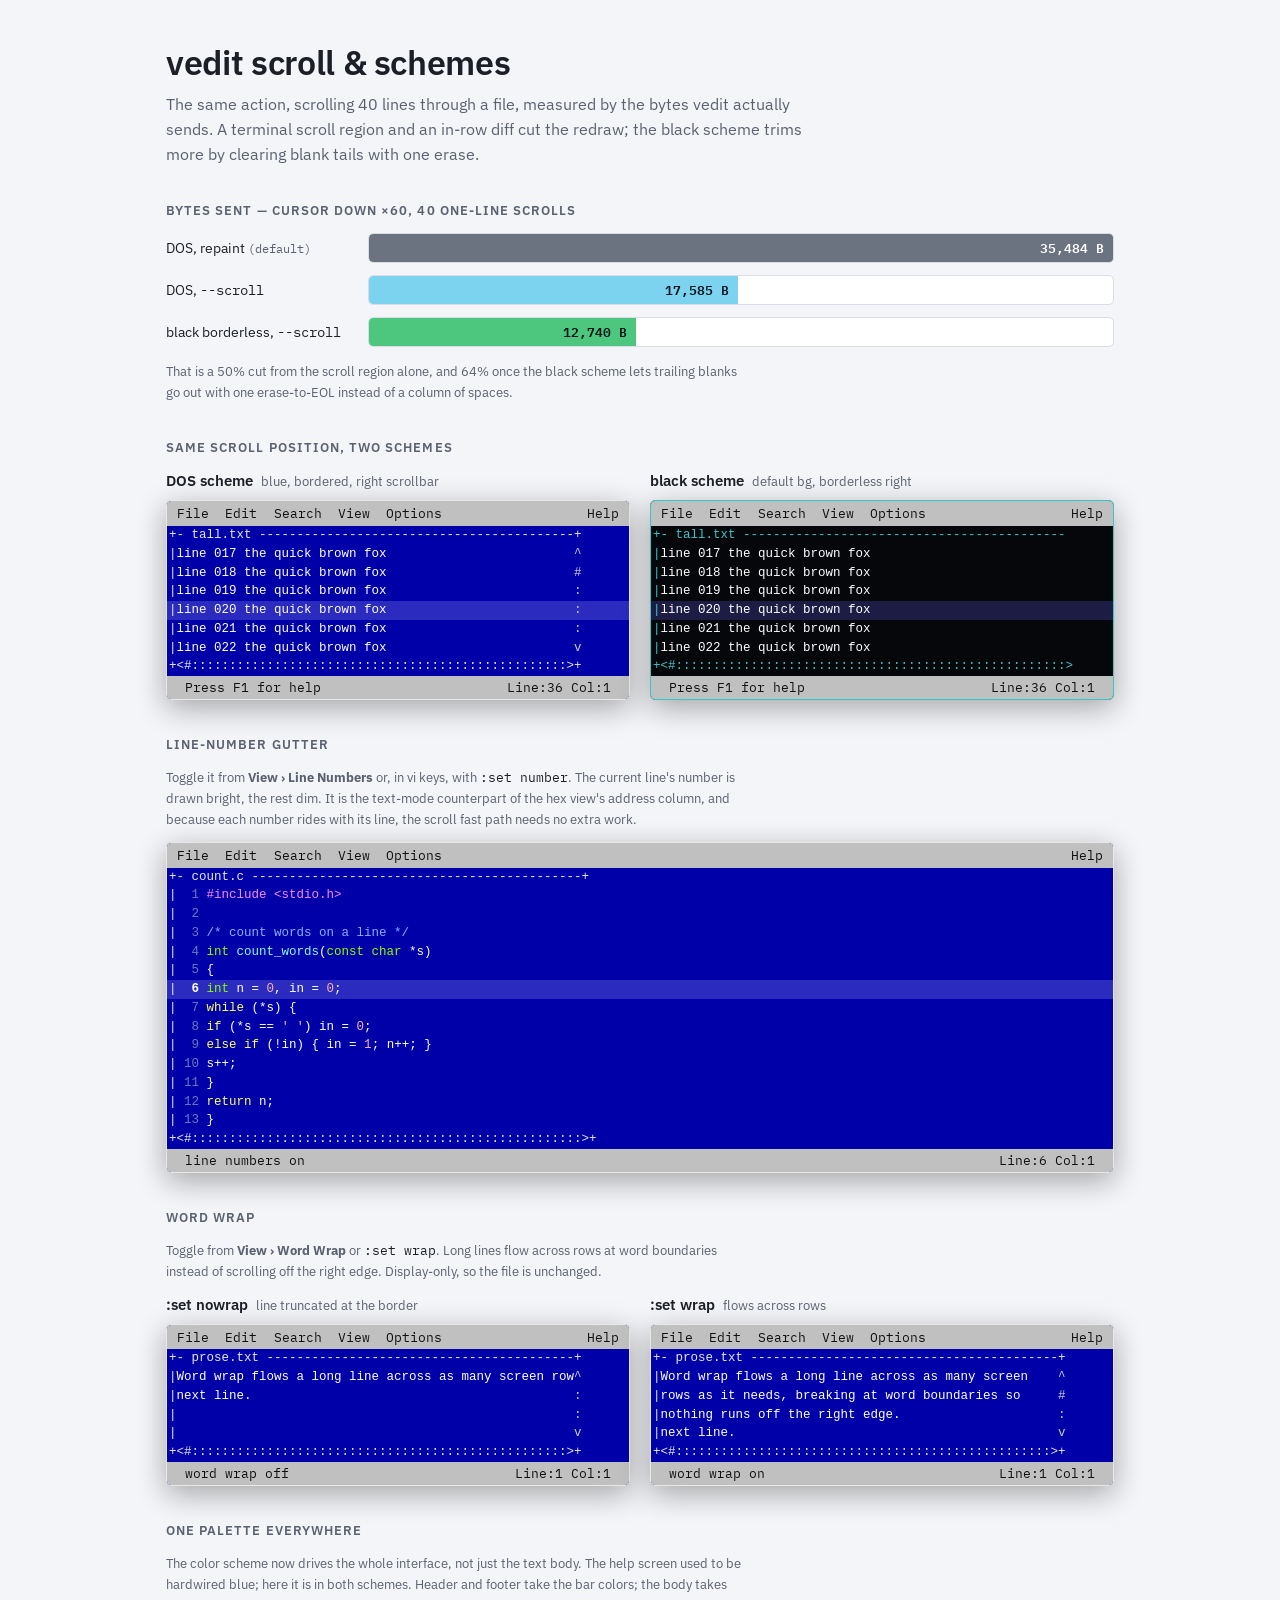
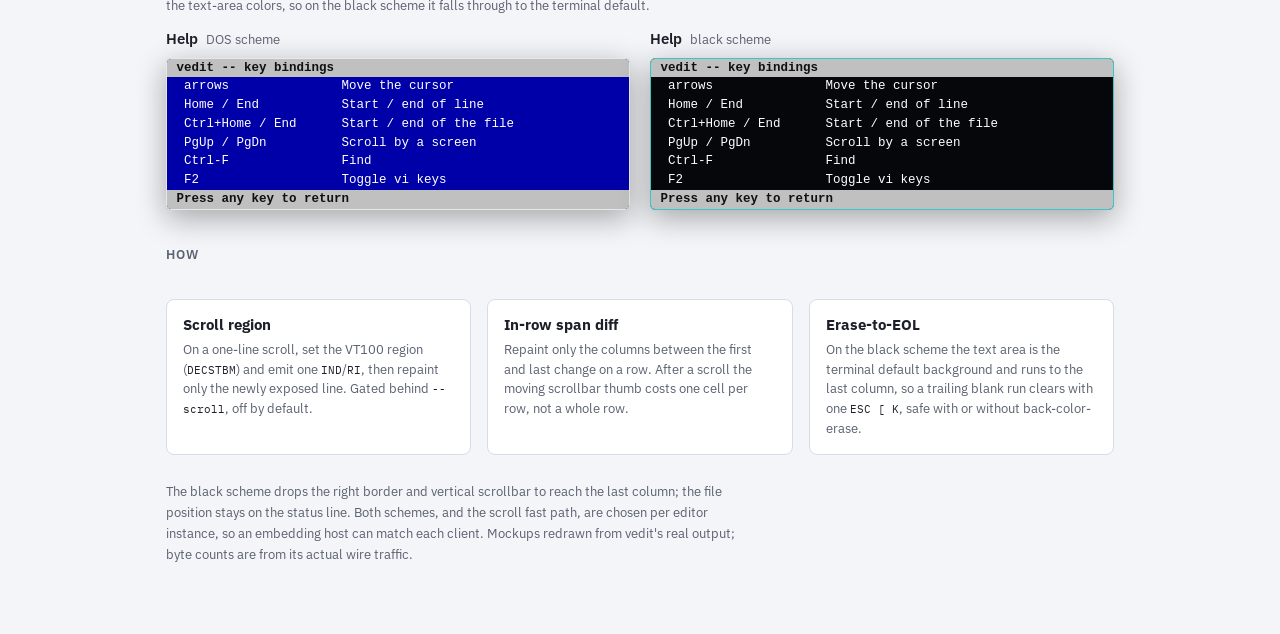
<file: docs/demo.html>
<!doctype html>
<html lang="en">
<head>
<meta charset="utf-8">
<meta name="viewport" content="width=device-width, initial-scale=1">
<link rel="stylesheet" href="https://fonts.googleapis.com/css2?family=IBM+Plex+Mono:wght@400;600&family=IBM+Plex+Sans:wght@400;600&display=swap">
<title>vedit scroll &amp; schemes</title>
<meta name="description" content="How vedit's scroll-region fast path, in-row span diff, and borderless black scheme cut the bytes sent when scrolling over a slow link.">
<style>
  :root {
    --page-bg: #14161c;
    --page-fg: #e7e9ee;
    --muted: #9aa0ac;
    --rule: #2a2e39;
    --panel: #1b1e26;
    --accent: #87d7ff;

    /* the two editor looks */
    --dos-blue: #0000a8;   /* DOS content bg (ANSI 4) */
    --term-black: #05070a;  /* black scheme content bg (terminal default) */
    --code-fg: #ffffff;
    --bar-bg: #c0c0c0;
    --bar-fg: #101010;
    --frame-dos: #e8e8e8;
    --frame-blk: #38c7c7;  /* ANSI 6 cyan frame on black */
    --scrollbar: #c9ccd4;

    --sans: "IBM Plex Sans", ui-sans-serif, system-ui, sans-serif;
    --mono: "IBM Plex Mono", ui-monospace, Menlo, monospace;
    color-scheme: dark;
  }
  @media (prefers-color-scheme: light) {
    :root:not([data-theme="dark"]) {
      --page-bg: #f4f5f8; --page-fg: #1c1f27; --muted: #5a6170;
      --rule: #d9dce4; --panel: #ffffff; --accent: #0b74b8;
      color-scheme: light;
    }
  }
  :root[data-theme="light"] {
    --page-bg: #f4f5f8; --page-fg: #1c1f27; --muted: #5a6170;
    --rule: #d9dce4; --panel: #ffffff; --accent: #0b74b8;
    color-scheme: light;
  }

  * { box-sizing: border-box; }
  body { margin: 0; background: var(--page-bg); color: var(--page-fg); font-family: var(--sans); }
  .wrap { max-width: 980px; margin: 0 auto; padding-inline: 16px; padding-block: 40px 56px; }

  header { margin-bottom: 26px; }
  h1 { font-weight: 600; font-size: clamp(1.5rem, 1.1rem + 1.8vw, 2.15rem); letter-spacing: -0.01em; margin: 0 0 8px; text-wrap: balance; }
  .lede { color: var(--muted); max-width: 64ch; line-height: 1.55; margin: 0; }
  .lede code { font-family: var(--mono); color: var(--page-fg); font-size: 0.92em; }

  h2 { font-size: 0.82rem; text-transform: uppercase; letter-spacing: 0.08em; color: var(--muted); font-weight: 600; margin: 36px 0 14px; }

  /* savings bars */
  .bars { display: grid; gap: 12px; }
  .bar { display: grid; grid-template-columns: 190px 1fr; gap: 12px; align-items: center; }
  .bar .lab { font-size: 0.86rem; }
  .bar .track { background: var(--panel); border: 1px solid var(--rule); border-radius: 5px; height: 30px; position: relative; overflow: hidden; }
  .bar .fill { height: 100%; display: flex; align-items: center; padding-right: 9px; justify-content: flex-end; font-family: var(--mono); font-size: 0.8rem; color: #04121a; font-weight: 600; border-radius: 4px 0 0 4px; }
  .bar.b0 .fill { width: 100%; background: #6b7280; color: #fff; }
  .bar.b1 .fill { width: 49.6%; background: #7bd3f0; }
  .bar.b2 .fill { width: 35.9%; background: #4ec77e; }
  .bar .pct { font-size: 0.78rem; color: var(--muted); font-family: var(--mono); }
  @media (max-width: 560px) { .bar { grid-template-columns: 1fr; gap: 5px; } }

  /* terminal panels */
  .grid { display: grid; grid-template-columns: repeat(2, minmax(0, 1fr)); gap: 20px; }
  @media (max-width: 720px) { .grid { grid-template-columns: 1fr; } }
  .panel { min-width: 0; }
  .cap { display: flex; align-items: baseline; gap: 8px; margin: 0 0 10px; flex-wrap: wrap; }
  .cap b { font-weight: 600; font-size: 0.95rem; }
  .cap span { color: var(--muted); font-size: 0.8rem; }

  .term { border-radius: 5px; overflow: hidden; box-shadow: 0 8px 30px rgba(0,0,0,.33); font-family: var(--mono); font-size: 12.5px; line-height: 1.5; }
  .term.dos { background: var(--dos-blue); border: 1px solid var(--frame-dos); }
  .term.blk { background: var(--term-black); border: 1px solid var(--frame-blk); }
  .menubar { display: flex; gap: 1.3em; background: var(--bar-bg); color: var(--bar-fg); padding: 3px 10px; }
  .menubar .sp { margin-left: auto; }
  pre.scr { margin: 0; padding: 0; overflow-x: auto; -webkit-text-size-adjust: 100%; }
  pre.scr .row { display: block; white-space: pre; padding: 0 0 0 2px; }
  .dos .frame { color: var(--frame-dos); }
  .blk .frame { color: var(--frame-blk); }
  .code { color: var(--code-fg); }
  .sbar { color: var(--scrollbar); }
  /* line-number gutter + syntax tokens (vedit's darkblue palette) */
  .gut { color: #6f78c0; }
  .gut.cur { color: #ffffff; font-weight: 600; }
  .cm { color: #87afff; } .kw { color: #ffff5f; } .ty { color: #87ff00; }
  .st { color: #ffafaf; } .fn { color: #87ffff; } .pp { color: #ff87ff; }
  .nu { color: #ffafaf; }
  .statusbar { background: var(--bar-bg); color: var(--bar-fg); padding: 2px 10px; display: flex; justify-content: space-between; }
  pre.scr .hbar { background: var(--bar-bg); color: var(--bar-fg); font-weight: 600; }
  .hl { background: #2b2bbf; } /* cursor-line tint stand-in on dos */
  .blk .hl { background: #1c1c44; }

  .how { margin-top: 36px; display: grid; grid-template-columns: repeat(3, 1fr); gap: 16px; }
  @media (max-width: 720px) { .how { grid-template-columns: 1fr; } }
  .card { background: var(--panel); border: 1px solid var(--rule); border-radius: 8px; padding: 15px 16px; }
  .card h3 { margin: 0 0 6px; font-size: 0.92rem; }
  .card p { margin: 0; color: var(--muted); font-size: 0.83rem; line-height: 1.5; }
  .card code { font-family: var(--mono); color: var(--page-fg); font-size: 0.86em; }
  .note { margin-top: 26px; color: var(--muted); font-size: 0.82rem; line-height: 1.6; max-width: 72ch; }
  .note code { font-family: var(--mono); color: var(--page-fg); }
</style>
</head>
<body>

<div class="wrap">
  <header>
    <h1>vedit scroll &amp; schemes</h1>
    <p class="lede">The same action, scrolling 40 lines through a file, measured by the bytes vedit actually sends. A terminal scroll region and an in-row diff cut the redraw; the black scheme trims more by clearing blank tails with one erase.</p>
  </header>

  <h2>Bytes sent &mdash; cursor Down &times;60, 40 one-line scrolls</h2>
  <div class="bars">
    <div class="bar b0">
      <div class="lab">DOS, repaint <span class="pct">(default)</span></div>
      <div class="track"><div class="fill">35,484 B</div></div>
    </div>
    <div class="bar b1">
      <div class="lab">DOS, <code style="font-family:var(--mono)">--scroll</code></div>
      <div class="track"><div class="fill">17,585 B</div></div>
    </div>
    <div class="bar b2">
      <div class="lab">black borderless, <code style="font-family:var(--mono)">--scroll</code></div>
      <div class="track"><div class="fill">12,740 B</div></div>
    </div>
  </div>
  <p class="note" style="margin-top:14px">That is a 50% cut from the scroll region alone, and 64% once the black scheme lets trailing blanks go out with one erase-to-EOL instead of a column of spaces.</p>

  <h2>Same scroll position, two schemes</h2>
  <div class="grid">
    <div class="panel">
      <p class="cap"><b>DOS scheme</b> <span>blue, bordered, right scrollbar</span></p>
      <div class="term dos">
        <div class="menubar"><span>File</span><span>Edit</span><span>Search</span><span>View</span><span>Options</span><span class="sp">Help</span></div>
<pre class="scr"><span class="row frame">+- tall.txt ------------------------------------------+</span><span class="row"><span class="frame">|</span><span class="code">line 017 the quick brown fox                         </span><span class="sbar">^</span></span><span class="row"><span class="frame">|</span><span class="code">line 018 the quick brown fox                         </span><span class="sbar">#</span></span><span class="row"><span class="frame">|</span><span class="code">line 019 the quick brown fox                         </span><span class="sbar">:</span></span><span class="row hl"><span class="frame">|</span><span class="code">line 020 the quick brown fox                         </span><span class="sbar">:</span></span><span class="row"><span class="frame">|</span><span class="code">line 021 the quick brown fox                         </span><span class="sbar">:</span></span><span class="row"><span class="frame">|</span><span class="code">line 022 the quick brown fox                         </span><span class="sbar">v</span></span><span class="row frame">+&lt;#::::::::::::::::::::::::::::::::::::::::::::::::::&gt;+</span></pre>
        <div class="statusbar"><span>&nbsp;Press F1 for help</span><span>Line:36 Col:1&nbsp;</span></div>
      </div>
    </div>

    <div class="panel">
      <p class="cap"><b>black scheme</b> <span>default bg, borderless right</span></p>
      <div class="term blk">
        <div class="menubar"><span>File</span><span>Edit</span><span>Search</span><span>View</span><span>Options</span><span class="sp">Help</span></div>
<pre class="scr"><span class="row frame">+- tall.txt -------------------------------------------</span><span class="row"><span class="frame">|</span><span class="code">line 017 the quick brown fox                          </span></span><span class="row"><span class="frame">|</span><span class="code">line 018 the quick brown fox                          </span></span><span class="row"><span class="frame">|</span><span class="code">line 019 the quick brown fox                          </span></span><span class="row hl"><span class="frame">|</span><span class="code">line 020 the quick brown fox                          </span></span><span class="row"><span class="frame">|</span><span class="code">line 021 the quick brown fox                          </span></span><span class="row"><span class="frame">|</span><span class="code">line 022 the quick brown fox                          </span></span><span class="row frame">+&lt;#::::::::::::::::::::::::::::::::::::::::::::::::::::&gt;</span></pre>
        <div class="statusbar"><span>&nbsp;Press F1 for help</span><span>Line:36 Col:1&nbsp;</span></div>
      </div>
    </div>
  </div>

  <h2>Line-number gutter</h2>
  <p class="note" style="margin-top:0;margin-bottom:12px">Toggle it from <b>View &rsaquo; Line Numbers</b> or, in vi keys, with <code>:set number</code>. The current line's number is drawn bright, the rest dim. It is the text-mode counterpart of the hex view's address column, and because each number rides with its line, the scroll fast path needs no extra work.</p>
  <div class="term dos">
    <div class="menubar"><span>File</span><span>Edit</span><span>Search</span><span>View</span><span>Options</span><span class="sp">Help</span></div>
<pre class="scr"><span class="row frame">+- count.c --------------------------------------------+</span><span class="row"><span class="frame">|</span><span class="gut">  1 </span><span class="pp">#include &lt;stdio.h&gt;</span></span><span class="row"><span class="frame">|</span><span class="gut">  2 </span></span><span class="row"><span class="frame">|</span><span class="gut">  3 </span><span class="cm">/* count words on a line */</span></span><span class="row"><span class="frame">|</span><span class="gut">  4 </span><span class="ty">int</span><span class="code"> </span><span class="fn">count_words</span><span class="code">(</span><span class="ty">const char</span><span class="code"> *s)</span></span><span class="row"><span class="frame">|</span><span class="gut">  5 </span><span class="code">{</span></span><span class="row hl"><span class="frame">|</span><span class="gut cur">  6 </span><span class="ty">int</span><span class="code"> n = </span><span class="nu">0</span><span class="code">, in = </span><span class="nu">0</span><span class="code">;</span></span><span class="row"><span class="frame">|</span><span class="gut">  7 </span><span class="kw">while</span><span class="code"> (*s) {</span></span><span class="row"><span class="frame">|</span><span class="gut">  8 </span><span class="kw">if</span><span class="code"> (*s == </span><span class="st">' '</span><span class="code">) in = </span><span class="nu">0</span><span class="code">;</span></span><span class="row"><span class="frame">|</span><span class="gut">  9 </span><span class="kw">else</span><span class="code"> </span><span class="kw">if</span><span class="code"> (!in) { in = </span><span class="nu">1</span><span class="code">; n++; }</span></span><span class="row"><span class="frame">|</span><span class="gut"> 10 </span><span class="code">s++;</span></span><span class="row"><span class="frame">|</span><span class="gut"> 11 </span><span class="code">}</span></span><span class="row"><span class="frame">|</span><span class="gut"> 12 </span><span class="kw">return</span><span class="code"> n;</span></span><span class="row"><span class="frame">|</span><span class="gut"> 13 </span><span class="code">}</span></span><span class="row frame">+&lt;#::::::::::::::::::::::::::::::::::::::::::::::::::::&gt;+</span></pre>
    <div class="statusbar"><span>&nbsp;line numbers on</span><span>Line:6 Col:1&nbsp;</span></div>
  </div>

  <h2>Word wrap</h2>
  <p class="note" style="margin-top:0;margin-bottom:12px">Toggle from <b>View &rsaquo; Word Wrap</b> or <code>:set wrap</code>. Long lines flow across rows at word boundaries instead of scrolling off the right edge. Display-only, so the file is unchanged.</p>
  <div class="grid">
    <div class="panel">
      <p class="cap"><b>:set nowrap</b> <span>line truncated at the border</span></p>
      <div class="term dos">
        <div class="menubar"><span>File</span><span>Edit</span><span>Search</span><span>View</span><span>Options</span><span class="sp">Help</span></div>
<pre class="scr"><span class="row frame">+- prose.txt -----------------------------------------+</span><span class="row"><span class="frame">|</span><span class="code">Word wrap flows a long line across as many screen row</span><span class="sbar">^</span></span><span class="row"><span class="frame">|</span><span class="code">next line.                                           </span><span class="sbar">:</span></span><span class="row"><span class="frame">|</span><span class="code">                                                     </span><span class="sbar">:</span></span><span class="row"><span class="frame">|</span><span class="code">                                                     </span><span class="sbar">v</span></span><span class="row frame">+&lt;#::::::::::::::::::::::::::::::::::::::::::::::::::&gt;+</span></pre>
        <div class="statusbar"><span>&nbsp;word wrap off</span><span>Line:1 Col:1&nbsp;</span></div>
      </div>
    </div>
    <div class="panel">
      <p class="cap"><b>:set wrap</b> <span>flows across rows</span></p>
      <div class="term dos">
        <div class="menubar"><span>File</span><span>Edit</span><span>Search</span><span>View</span><span>Options</span><span class="sp">Help</span></div>
<pre class="scr"><span class="row frame">+- prose.txt -----------------------------------------+</span><span class="row"><span class="frame">|</span><span class="code">Word wrap flows a long line across as many screen</span><span class="sbar">    ^</span></span><span class="row"><span class="frame">|</span><span class="code">rows as it needs, breaking at word boundaries so</span><span class="sbar">     #</span></span><span class="row"><span class="frame">|</span><span class="code">nothing runs off the right edge.</span><span class="sbar">                     :</span></span><span class="row"><span class="frame">|</span><span class="code">next line.</span><span class="sbar">                                           v</span></span><span class="row frame">+&lt;#::::::::::::::::::::::::::::::::::::::::::::::::::&gt;+</span></pre>
        <div class="statusbar"><span>&nbsp;word wrap on</span><span>Line:1 Col:1&nbsp;</span></div>
      </div>
    </div>
  </div>

  <h2>One palette everywhere</h2>
  <p class="note" style="margin-top:0;margin-bottom:12px">The color scheme now drives the whole interface, not just the text body. The help screen used to be hardwired blue; here it is in both schemes. Header and footer take the bar colors; the body takes the text-area colors, so on the black scheme it falls through to the terminal default.</p>
  <div class="grid">
    <div class="panel">
      <p class="cap"><b>Help</b> <span>DOS scheme</span></p>
      <div class="term dos">
<pre class="scr"><span class="row hbar"> vedit -- key bindings                                 </span><span class="row"><span class="code">  arrows               Move the cursor                 </span></span><span class="row"><span class="code">  Home / End           Start / end of line            </span></span><span class="row"><span class="code">  Ctrl+Home / End      Start / end of the file         </span></span><span class="row"><span class="code">  PgUp / PgDn          Scroll by a screen             </span></span><span class="row"><span class="code">  Ctrl-F               Find                           </span></span><span class="row"><span class="code">  F2                   Toggle vi keys                 </span></span><span class="row hbar"> Press any key to return                               </span></pre>
      </div>
    </div>
    <div class="panel">
      <p class="cap"><b>Help</b> <span>black scheme</span></p>
      <div class="term blk">
<pre class="scr"><span class="row hbar"> vedit -- key bindings                                 </span><span class="row"><span class="code">  arrows               Move the cursor                 </span></span><span class="row"><span class="code">  Home / End           Start / end of line            </span></span><span class="row"><span class="code">  Ctrl+Home / End      Start / end of the file         </span></span><span class="row"><span class="code">  PgUp / PgDn          Scroll by a screen             </span></span><span class="row"><span class="code">  Ctrl-F               Find                           </span></span><span class="row"><span class="code">  F2                   Toggle vi keys                 </span></span><span class="row hbar"> Press any key to return                               </span></pre>
      </div>
    </div>
  </div>

  <h2>How</h2>
  <div class="how">
    <div class="card">
      <h3>Scroll region</h3>
      <p>On a one-line scroll, set the VT100 region (<code>DECSTBM</code>) and emit one <code>IND</code>/<code>RI</code>, then repaint only the newly exposed line. Gated behind <code>--scroll</code>, off by default.</p>
    </div>
    <div class="card">
      <h3>In-row span diff</h3>
      <p>Repaint only the columns between the first and last change on a row. After a scroll the moving scrollbar thumb costs one cell per row, not a whole row.</p>
    </div>
    <div class="card">
      <h3>Erase-to-EOL</h3>
      <p>On the black scheme the text area is the terminal default background and runs to the last column, so a trailing blank run clears with one <code>ESC [ K</code>, safe with or without back-color-erase.</p>
    </div>
  </div>

  <p class="note">The black scheme drops the right border and vertical scrollbar to reach the last column; the file position stays on the status line. Both schemes, and the scroll fast path, are chosen per editor instance, so an embedding host can match each client. Mockups redrawn from vedit's real output; byte counts are from its actual wire traffic.</p>
</div>
</body>
</html>
</file>
